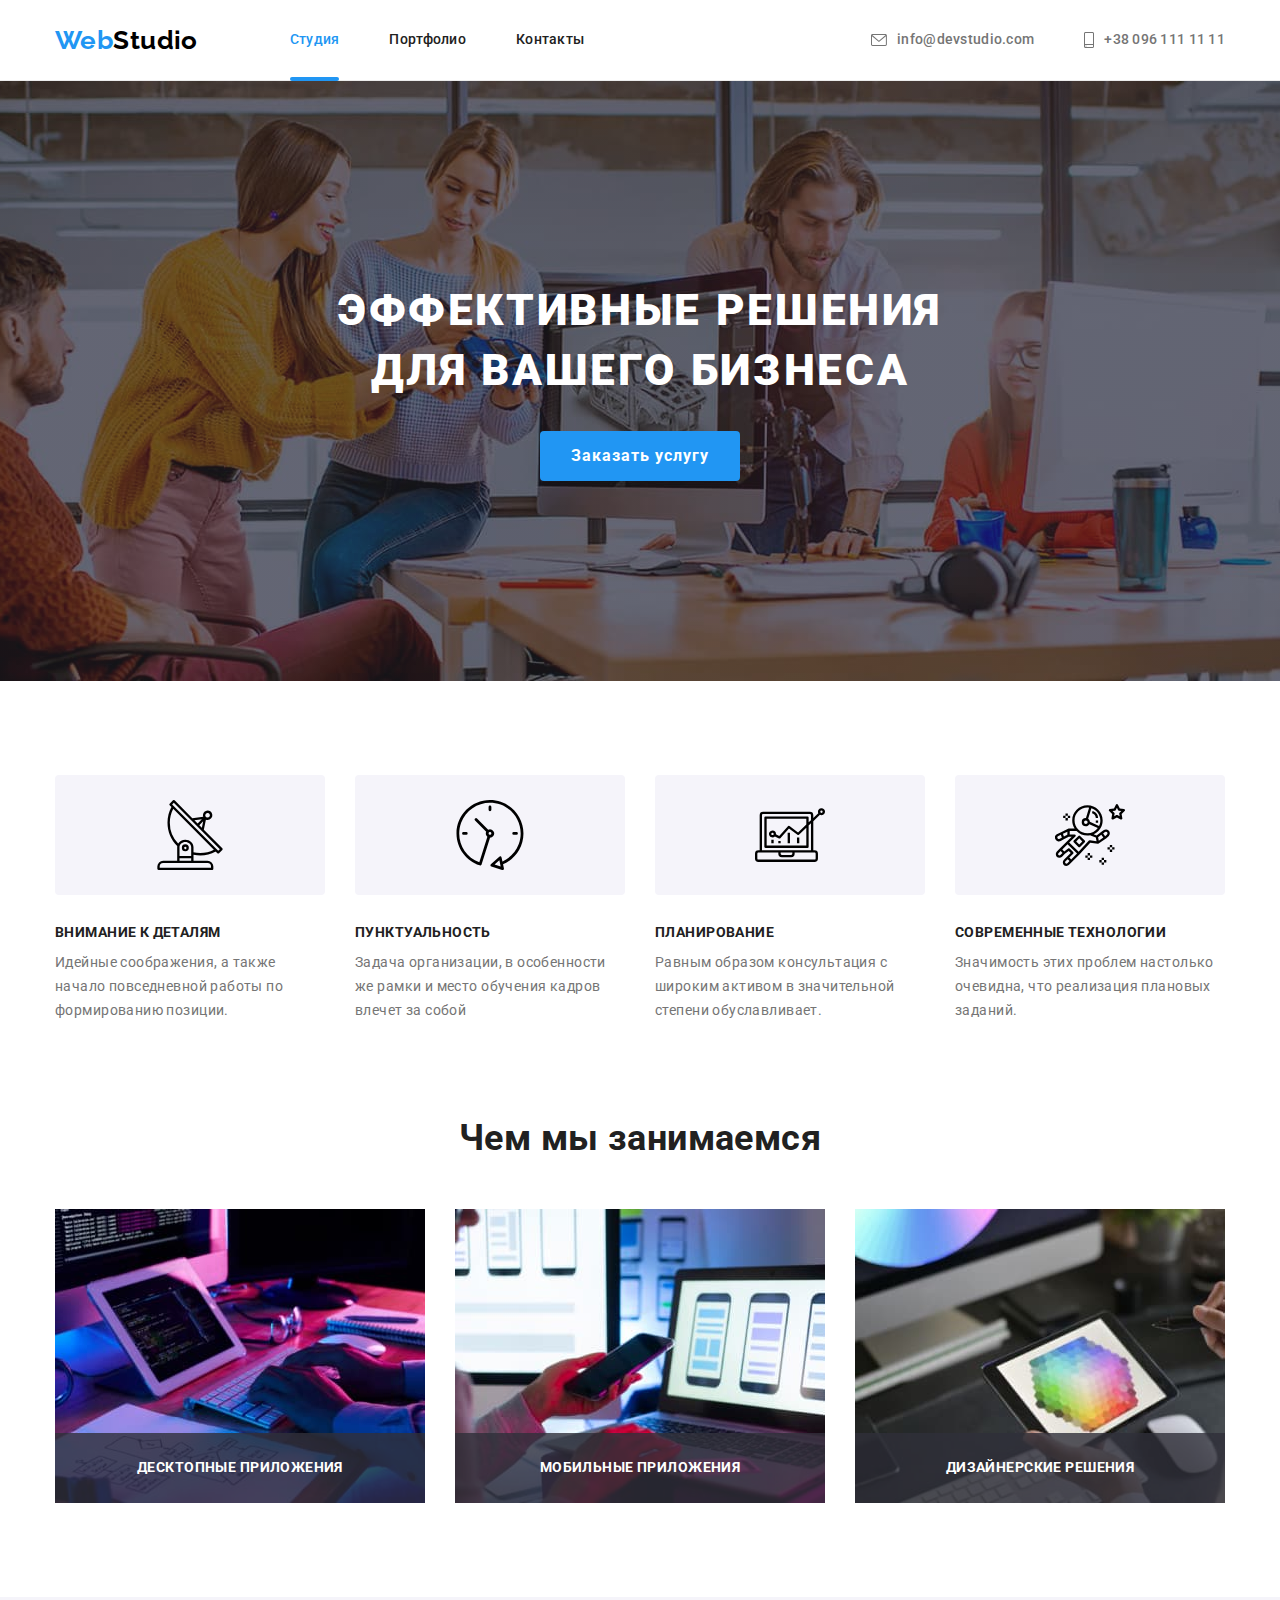
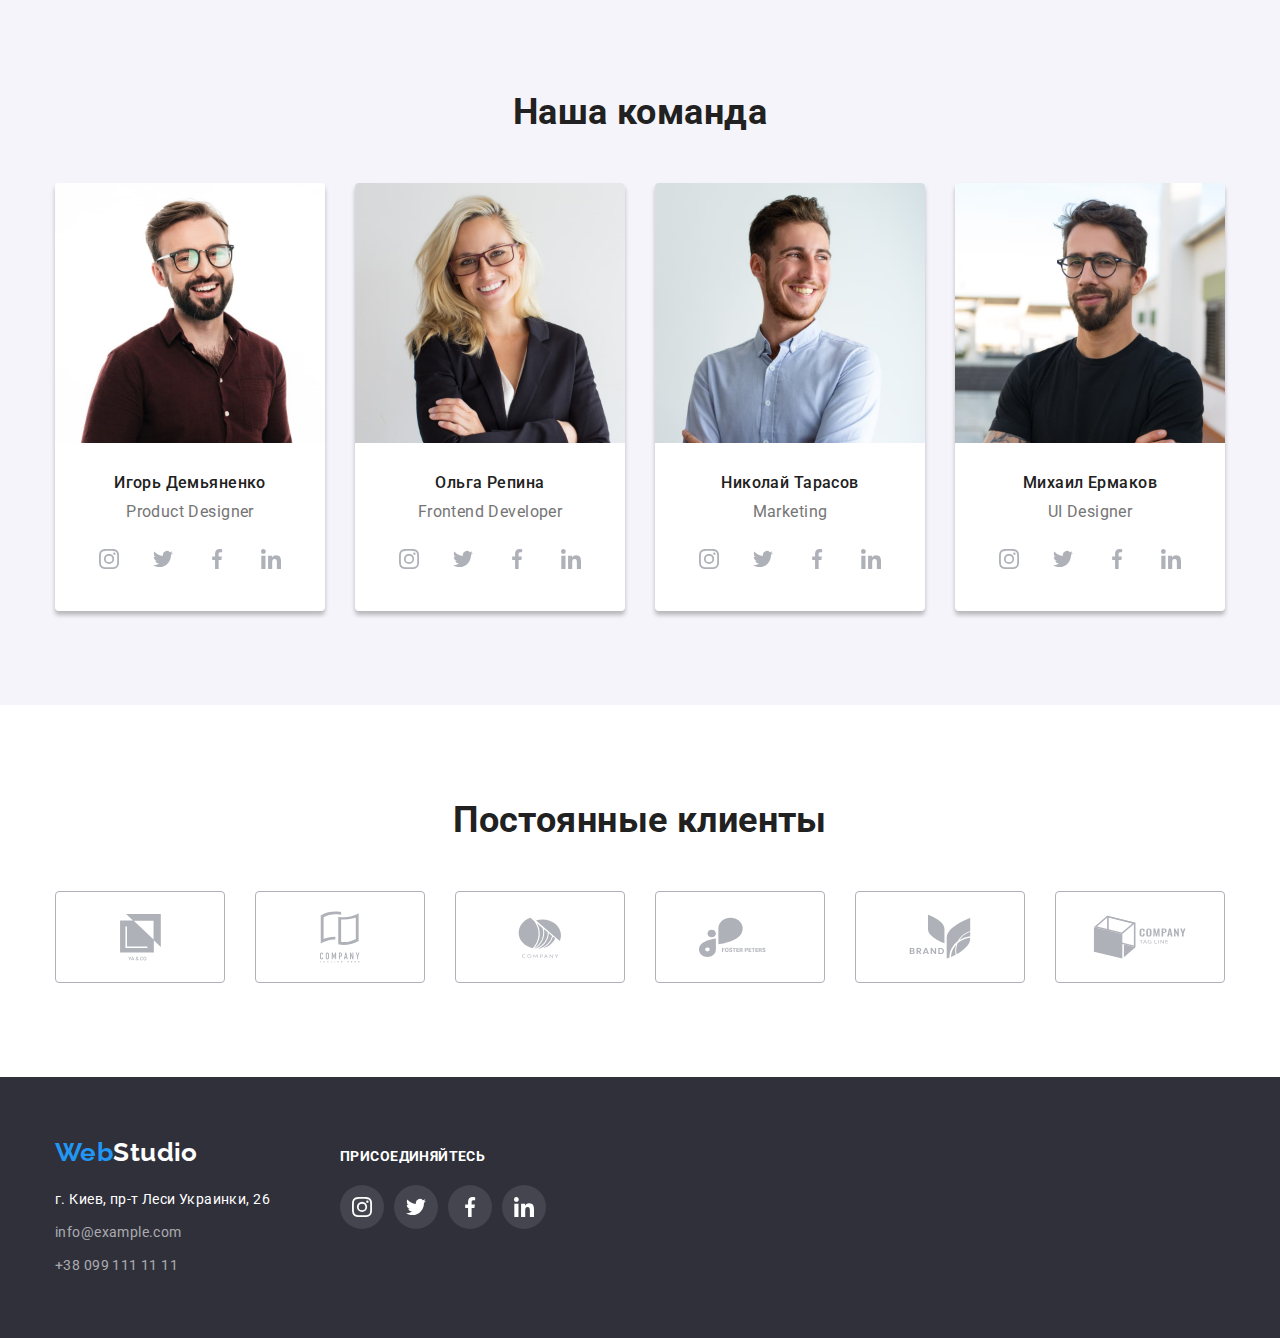
<file: index.html>
<!DOCTYPE html>
<html lang="ru">
<head>
    <meta charset="UTF-8">
    <meta name="viewport" content="width=device-width, initial-scale=1.0">
    <title>WebStudio</title>
    <link rel="preconnect" href="https://fonts.googleapis.com">
    <link rel="preconnect" href="https://fonts.gstatic.com" crossorigin>
    <link href="https://fonts.googleapis.com/css2?family=Raleway:wght@700&family=Roboto:wght@400;500;700;900&display=swap" rel="stylesheet">
    <link rel="stylesheet" href="https://cdnjs.cloudflare.com/ajax/libs/modern-normalize/1.1.0/modern-normalize.min.css">
    <link rel="stylesheet" href="./css/styles.css">
</head>
<body>
    <!-- Header -->
    <header class="header">
        <div class="conteiner main-nav">
            <nav class="navigation">
                <a class="header-logo link" href="./index.html"><span class="logo">Web</span>Studio</a>
                <ul class="navigation-list list">
                    <li class="navigation-list-item">
                        <a class="navigation-list-link link current" href="./index.html">Студия</a>
                    </li>
                    <li class="navigation-list-item">
                        <a class="navigation-list-link link" href="./portfolio.html">Портфолио</a>
                    </li>
                    <li class="navigation-list-item">
                        <a class="navigation-list-link link" href="">Контакты</a>
                    </li>
                </ul>
            </nav>
            <ul class="header-list list">
                <li class="header-list-item">
                    <a class="header-list-link link" href="mailto:info@devstudio.com">
                            <svg class="header-list-svg" width="16" height="12">
                                <use href="./images/icons.svg#envelope"></use>
                            </svg>
                        info@devstudio.com
                    </a>
                </li>
                <li class="header-list-item">
                    <a class="header-list-link link" href="tel:+380961111111">
                            <svg class="header-list-svg" width="10" height="16">
                                <use href="./images/icons.svg#smartphone"></use>
                            </svg>
                            +38 096 111 11 11
                    </a>
                </li>
            </ul>
        </div>
    </header>
    <main>
            <!-- Hero -->
        <section class="hero">
            <div class="conteiner">
                <h1 class="hero-title">Эффективные решения для вашего бизнеса</h1>
                <button class="hero-btn" type="button" data-modal-open>Заказать услугу</button>
            </div>
        </section>
        <!-- About us -->
        <section class="about-us section">
            <div class="conteiner">
                <h2 class="visually-hidden">Наши преимущества</h2>
                <ul class="about-us-list list">
                    <li class="about-us-item">
                        <div class="about-us-icon">
                            <svg class="about-us-svg" width="70" height="70">
                                <use href="./images/icons.svg#antenna"></use>
                            </svg>
                        </div>
                        <h3 class="about-us-title">Внимание к деталям</h3>
                        <p class="about-us-text">Идейные соображения, а также начало повседневной работы по формированию позиции.</p>
                    </li>
                    <li class="about-us-item">
                        <div class="about-us-icon">
                            <svg class="about-us-svg" width="70" height="70">
                                <use href="./images/icons.svg#clock"></use>
                            </svg>
                        </div>
                        <h3 class="about-us-title">Пунктуальность</h3>
                        <p class="about-us-text">Задача организации, в особенности же рамки и место обучения кадров влечет за собой</p>
                    </li>
                    <li class="about-us-item">
                        <div class="about-us-icon">
                            <svg class="about-us-svg" width="70" height="70">
                                <use href="./images/icons.svg#diagram"></use>
                            </svg>
                        </div>
                        <h3 class="about-us-title">Планирование</h3>
                        <p class="about-us-text">Равным образом консультация с широким активом в значительной степени обуславливает.</p>
                    </li>
                    <li class="about-us-item">
                        <div class="about-us-icon">
                            <svg class="about-us-svg" width="70" height="70">
                                <use href="./images/icons.svg#astronaut"></use>
                            </svg>
                        </div>
                        <h3 class="about-us-title">Современные технологии</h3>
                        <p class="about-us-text">Значимость этих проблем настолько очевидна, что реализация плановых заданий.</p>
                    </li>
                </ul>
            </div>
        </section>
        <!-- Our work -->
        <section class="our-work">
            <div class="conteiner">
                <h2 class="our-work-title">Чем мы занимаемся</h2>
                <ul class="our-work-list list">
                    <li class="our-work-item">
                        <div class="our-work-content">
                            <p class="our-work-text">Десктопные приложения</p>
                        </div>
                        <img class="our-work-img" src="./images/box1.jpg" alt="Ноутбук" width="370" height="294">
                    </li>
                    <li class="our-work-item">
                        <div class="our-work-content">
                            <p class="our-work-text">Мобильные приложения</p>
                        </div>
                        <img class="our-work-img" src="./images/box2.jpg" alt="Телефон" width="370" height="294">
                    </li>
                    <li class="our-work-item">
                        <div class="our-work-content">
                            <p class="our-work-text">Дизайнерские решения</p>
                        </div>
                        <img class="our-work-img" src="./images/box3.jpg" alt="Планшет" width="370" height="294">
                    </li>
                </ul>
            </div>
        </section>
        <!-- Our team -->
        <section class="our-team section">
            <div class="conteiner">
                <h2 class="our-team-title">Наша команда</h2>
                <ul class="our-team-list list">
                    <li class="our-team-item">
                        <img class="our-team-img" src="./images/img1.jpg" alt="Product Designer" width="270" height="260">
                        <div class="our-team-info">
                            <h3 class="our-team-name">Игорь Демьяненко</h3>
                            <p class="our-team-text" lang="en">Product Designer</p>
                            <ul class="our-team-social-icon-list list">
                                <li class="our-team-social-icon-item">
                                    <a href="" class="our-team-social-icon-link">
                                        <svg class="social-icon" width="20" height="20">
                                            <use href="./images/icons.svg#instagram"></use>
                                        </svg>
                                    </a>
                                </li>
                                <li class="our-team-social-icon-item">
                                    <a href="" class="our-team-social-icon-link">
                                        <svg class="social-icon" width="20" height="20">
                                            <use href="./images/icons.svg#twitter"></use>
                                        </svg>
                                    </a>
                                </li>
                                <li class="our-team-social-icon-item">
                                    <a href="" class="our-team-social-icon-link">
                                        <svg class="social-icon" width="20" height="20">
                                            <use href="./images/icons.svg#facebook"></use>
                                        </svg>
                                    </a>
                                </li>
                                <li class="our-team-social-icon-item">
                                    <a href="" class="our-team-social-icon-link">
                                        <svg class="social-icon" width="20" height="20">
                                            <use href="./images/icons.svg#linkedin"></use>
                                        </svg>
                                    </a>
                                </li>
                            </ul>
                        </div>
                    </li>
                    <li class="our-team-item">
                        <img class="our-team-img" src="./images/img2.jpg" alt="Frontend Developer" width="270" height="260">
                        <div class="our-team-info">
                            <h3 class="our-team-name">Ольга Репина</h3>
                            <p class="our-team-text" lang="en">Frontend Developer</p>
                            <ul class="our-team-social-icon-list list">
                                <li class="our-team-social-icon-item">
                                    <a href="" class="our-team-social-icon-link">
                                        <svg class="social-icon" width="20" height="20">
                                            <use href="./images/icons.svg#instagram"></use>
                                        </svg>
                                    </a>
                                </li>
                                <li class="our-team-social-icon-item">
                                    <a href="" class="our-team-social-icon-link">
                                        <svg class="social-icon" width="20" height="20">
                                            <use href="./images/icons.svg#twitter"></use>
                                        </svg>
                                    </a>
                                </li>
                                <li class="our-team-social-icon-item">
                                    <a href="" class="our-team-social-icon-link">
                                        <svg class="social-icon" width="20" height="20">
                                            <use href="./images/icons.svg#facebook"></use>
                                        </svg>
                                    </a>
                                </li>
                                <li class="our-team-social-icon-item">
                                    <a href="" class="our-team-social-icon-link">
                                        <svg class="social-icon" width="20" height="20">
                                            <use href="./images/icons.svg#linkedin"></use>
                                        </svg>
                                    </a>
                                </li>
                            </ul>
                        </div>
                    </li>
                    <li class="our-team-item">
                        <img class="our-team-img" src="./images/img3.jpg" alt="Marketing" width="270" height="260">
                        <div class="our-team-info">
                            <h3 class="our-team-name">Николай Тарасов</h3>
                            <p class="our-team-text" lang="en">Marketing</p>
                            <ul class="our-team-social-icon-list list">
                                <li class="our-team-social-icon-item">
                                    <a href="" class="our-team-social-icon-link">
                                        <svg class="social-icon" width="20" height="20">
                                            <use href="./images/icons.svg#instagram"></use>
                                        </svg>
                                    </a>
                                </li>
                                <li class="our-team-social-icon-item">
                                    <a href="" class="our-team-social-icon-link">
                                        <svg class="social-icon" width="20" height="20">
                                            <use href="./images/icons.svg#twitter"></use>
                                        </svg>
                                    </a>
                                </li>
                                <li class="our-team-social-icon-item">
                                    <a href="" class="our-team-social-icon-link">
                                        <svg class="social-icon" width="20" height="20">
                                            <use href="./images/icons.svg#facebook"></use>
                                        </svg>
                                    </a>
                                </li>
                                <li class="our-team-social-icon-item">
                                    <a href="" class="our-team-social-icon-link">
                                        <svg class="social-icon" width="20" height="20">
                                            <use href="./images/icons.svg#linkedin"></use>
                                        </svg>
                                    </a>
                                </li>
                            </ul>
                        </div>
                    </li>
                    <li class="our-team-item">
                        <img class="our-team-img" src="./images/img4.jpg" alt="UI Designer" width="270" height="260">
                        <div class="our-team-info">
                            <h3 class="our-team-name">Михаил Ермаков</h3>
                            <p class="our-team-text" lang="en">UI Designer</p>
                            <ul class="our-team-social-icon-list list">
                                <li class="our-team-social-icon-item">
                                    <a href="" class="our-team-social-icon-link">
                                        <svg class="social-icon" width="20" height="20">
                                            <use href="./images/icons.svg#instagram"></use>
                                        </svg>
                                    </a>
                                </li>
                                <li class="our-team-social-icon-item">
                                    <a href="" class="our-team-social-icon-link">
                                        <svg class="social-icon" width="20" height="20">
                                            <use href="./images/icons.svg#twitter"></use>
                                        </svg>
                                    </a>
                                </li>
                                <li class="our-team-social-icon-item">
                                    <a href="" class="our-team-social-icon-link">
                                        <svg class="social-icon" width="20" height="20">
                                            <use href="./images/icons.svg#facebook"></use>
                                        </svg>
                                    </a>
                                </li>
                                <li class="our-team-social-icon-item">
                                    <a href="" class="our-team-social-icon-link">
                                        <svg class="social-icon" width="20" height="20">
                                            <use href="./images/icons.svg#linkedin"></use>
                                        </svg>
                                    </a>
                                </li>
                            </ul>
                        </div>
                    </li>
                </ul>
            </div>
        </section>
        <section class="client section">
            <div class="conteiner">
            <h2 class="client-title">Постоянные клиенты</h2>
            <ul class="client-list list">
                <li class="client-item">
                    <a href="" class="client-link">
                        <svg class="client-svg" width="41" height="46.7">
                            <use href="./images/icons.svg#client-one"></use>
                        </svg>
                    </a>
                </li>
                <li class="client-item">
                    <a href="" class="client-link">
                        <svg class="client-svg" width="40" height="52">
                            <use href="./images/icons.svg#client-two"></use>
                        </svg>
                    </a>
                </li>
                <li class="client-item">
                    <a href="" class="client-link">
                        <svg class="client-svg" width="43.46" height="41.18">
                            <use href="./images/icons.svg#client-three"></use>
                        </svg>
                    </a>
                </li>
                <li class="client-item">
                    <a href="" class="client-link">
                        <svg class="client-svg" width="84.44" height="40.62">
                            <use href="./images/icons.svg#client-four"></use>
                        </svg>
                    </a>
                </li>
                <li class="client-item">
                    <a href="" class="client-link">
                        <svg class="client-svg" width="62.54" height="45.43">
                            <use href="./images/icons.svg#client-five"></use>
                        </svg>
                    </a>
                </li>
                <li class="client-item">
                    <a href="" class="client-link">
                        <svg class="client-svg" width="93.79" height="43.93">
                            <use href="./images/icons.svg#client-six"></use>
                        </svg>
                    </a>
                </li>
            </ul>
            </div>

        </section>
    </main>
 
    <!-- Footer -->
    <footer class="footer">
        <div class="conteiner footer-conteiner">
            <div class="footer-info">
                <a class="footer-logo link" href="./index.html"><span class="logo">Web</span>Studio</a>
                <address class="footer-address">
                    <ul class="footer-address-list list">
                        <li class="footer-address-item">
                            <p class="footer-address-text">г. Киев, пр-т Леси Украинки, 26</p>
                        </li>
                        <li class="footer-address-item">
                            <a class="footer-address-link link" href="mailto:info@example.com">info@example.com</a>
                        </li>
                        <li class="footer-address-item">
                            <a class="footer-address-link link" href="tel:+380991111111">+38 099 111 11 11</a>
                        </li>
                    </ul>
                
                </address> 
            </div>
            <div class="footer-social-icon">
                <p class="footer-text">Присоединяйтесь</p>
                <ul class="footer-social-icon-list list">
                    <li class="footer-social-icon-item">
                        <a href="" class="footer-social-icon-link">
                            <svg class="social-icon" width="20" height="20">
                                <use href="./images/icons.svg#instagram"></use>
                            </svg>
                        </a>
                    </li>
                    <li class="footer-social-icon-item">
                        <a href="" class="footer-social-icon-link">
                            <svg class="social-icon" width="20" height="20">
                                <use href="./images/icons.svg#twitter"></use>
                            </svg>
                        </a>
                    </li>
                    <li class="footer-social-icon-item">
                        <a href="" class="footer-social-icon-link">
                            <svg class="social-icon" width="20" height="20">
                                <use href="./images/icons.svg#facebook"></use>
                            </svg>
                        </a>
                    </li>
                    <li class="footer-social-icon-item">
                        <a href="" class="footer-social-icon-link">
                            <svg class="social-icon" width="20" height="20">
                                <use href="./images/icons.svg#linkedin"></use>
                            </svg>
                        </a>
                    </li>
                </ul>


            </div>
        </div>
    </footer>
    <div class="backdrop is-hidden" data-modal>
        <div class="modal">
            <button type="button" class="close-btn" data-modal-close>
                <svg class="close-btn-svg" width="18" height="18">
                    <use href="./images/icons.svg#close"></use>
                </svg>

            </button>
        </div>
    </div>
    <script src="./js/modal.js"></script>
</body>
</html>
</file>
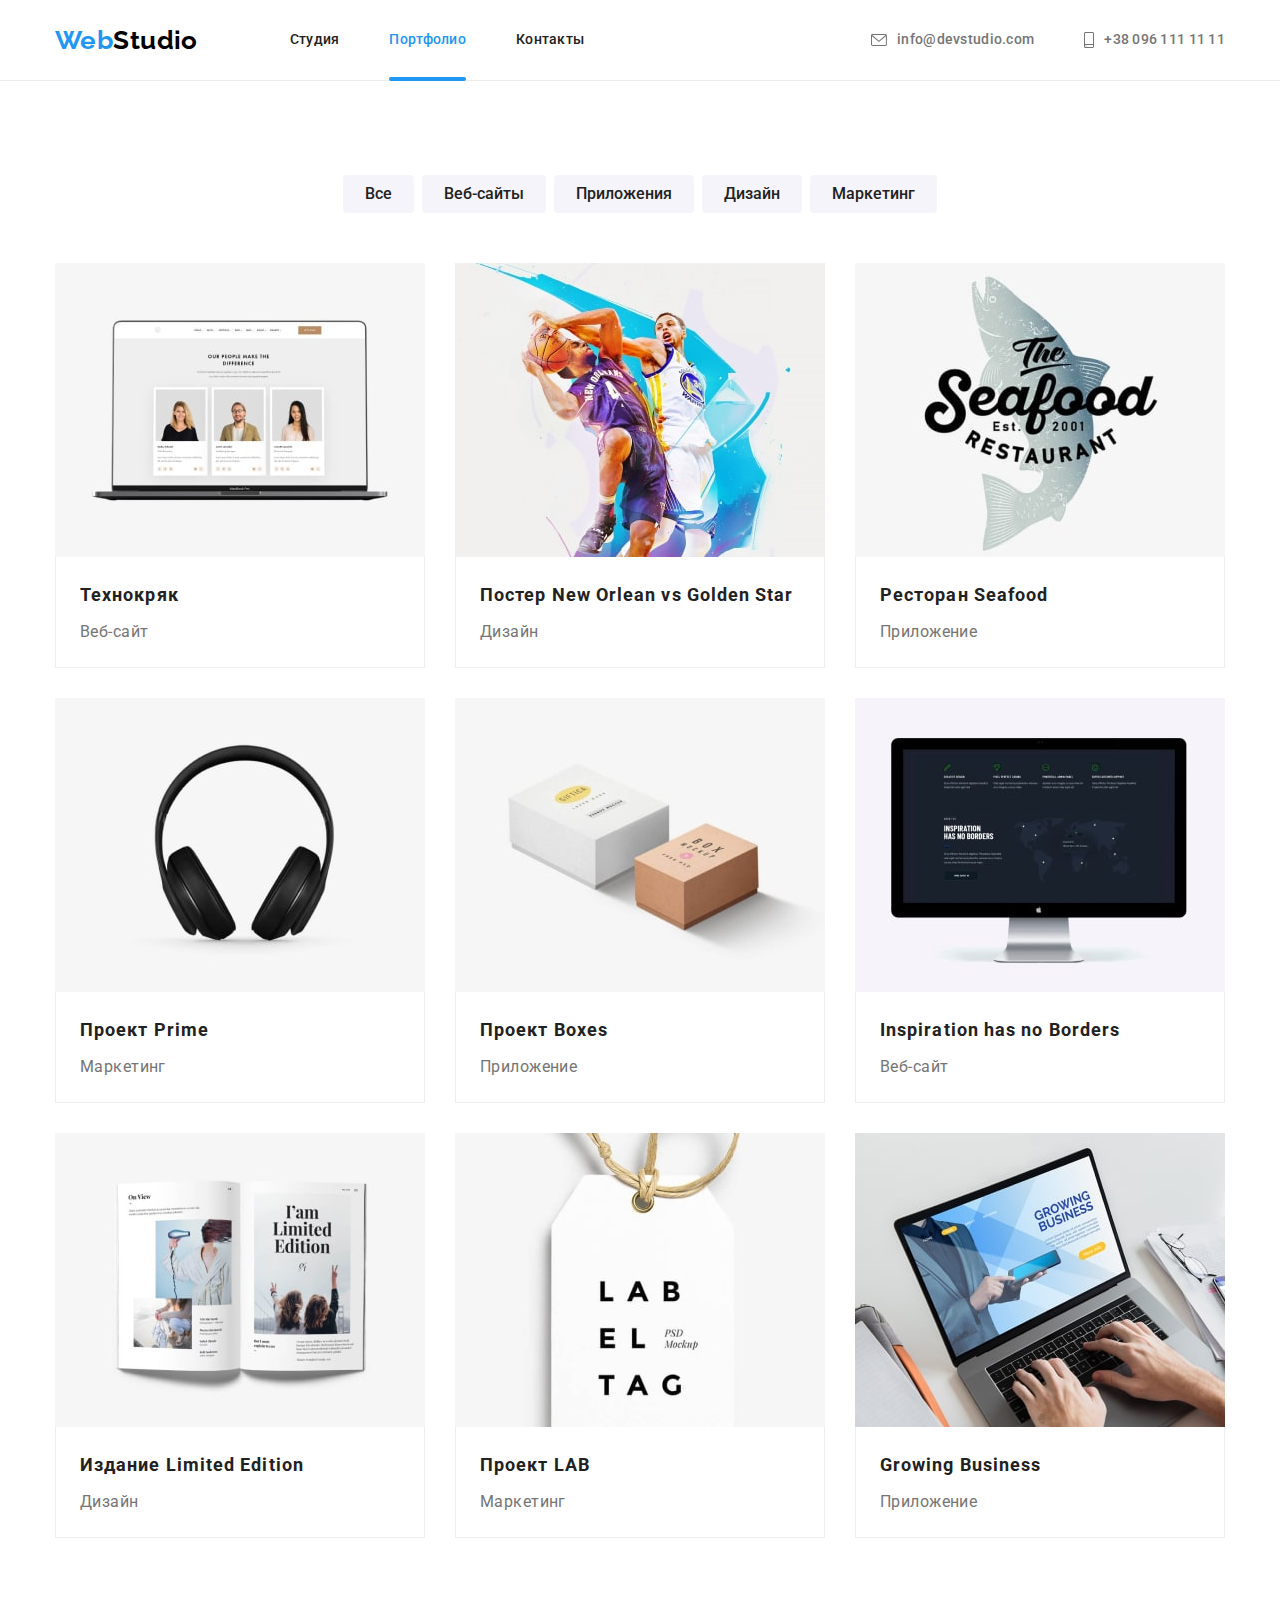
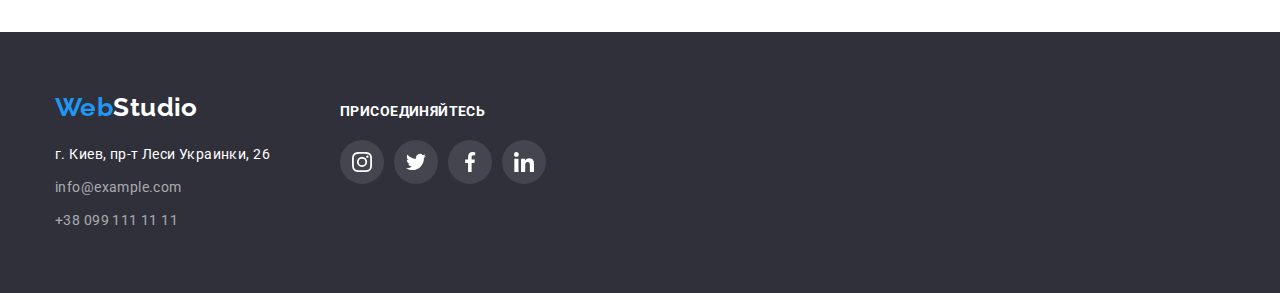
<file: portfolio.html>
<!DOCTYPE html>
<html lang="ru">
<head>
    <meta charset="UTF-8">
    <meta name="viewport" content="width=device-width, initial-scale=1.0">
    <title>WebStudio</title>
    <link rel="preconnect" href="https://fonts.googleapis.com">
    <link rel="preconnect" href="https://fonts.gstatic.com" crossorigin>
    <link href="https://fonts.googleapis.com/css2?family=Raleway:wght@700&family=Roboto:wght@400;500;700;900&display=swap" rel="stylesheet">
    <link rel="stylesheet" href="https://cdnjs.cloudflare.com/ajax/libs/modern-normalize/1.1.0/modern-normalize.min.css">
    <link rel="stylesheet" href="./css/styles.css">
</head>
<body>
     <!-- Header -->
     <header class="header">
        <div class="conteiner main-nav">
            <nav class="navigation">
                <a class="header-logo link" href="./index.html"><span class="logo">Web</span>Studio</a>
                <ul class="navigation-list list">
                    <li class="navigation-list-item">
                        <a class="navigation-list-link link" href="./index.html">Студия</a>
                    </li>
                    <li class="navigation-list-item">
                        <a class="navigation-list-link link current" href="./portfolio.html">Портфолио</a>
                    </li>
                    <li class="navigation-list-item">
                        <a class="navigation-list-link link" href="">Контакты</a>
                    </li>
                </ul>
            </nav>
            <ul class="header-list list">
                <li class="header-list-item">
                    <a class="header-list-link link" href="mailto:info@devstudio.com">
                            <svg class="header-list-svg" width="16" height="12">
                                <use href="./images/icons.svg#envelope"></use>
                            </svg>
                        info@devstudio.com
                    </a>
                </li>
                <li class="header-list-item">
                    <a class="header-list-link link" href="tel:+380961111111">
                            <svg class="header-list-svg" width="10" height="16">
                                <use href="./images/icons.svg#smartphone"></use>
                            </svg>
                            +38 096 111 11 11
                    </a>
                </li>
            </ul>
        </div>
    </header>
    <!-- Portfolio -->
    <main>
        <section class="portfolio section">
            <div class="conteiner">
                <h1 class="visually-hidden">Portfolio</h1>
                <ul class="portfolio-navigation-list list">
                    <li class="portfolio-navigation-item">
                        <button class="portfolio-btn" type="button">Все</button>
                    </li>
                    <li class="portfolio-navigation-item">
                        <button class="portfolio-btn" type="button">Веб-сайты</button>
                    </li>
                    <li class="portfolio-navigation-item">
                        <button class="portfolio-btn" type="button">Приложения</button>
                    </li>
                    <li class="portfolio-navigation-item">
                        <button class="portfolio-btn" type="button">Дизайн</button>
                    </li>
                    <li class="portfolio-navigation-item">
                        <button class="portfolio-btn" type="button">Маркетинг</button>
                    </li>
                </ul>
                <ul class="portfolio-list list">
                    <li class="portfolio-list-item">
                        <a class="portfolio-list-link link" href="">
                            <div class="portfolio-overlay">
                                <img class="portfolio-list-img" src="./images/portfolio1.jpg" alt="Компания 1" width="370" height="294">
                                <p class="portfolio-overlay-text">Ресурс предлагает комплексные предложения с разным уровнем функционала и сервисов. Все это позволит посетителю получить исчерпывающие сведения о компании или частном лице.</p>

                            </div>
                            
                            <div class="portfolio-list-info">
                                <h2 class="portfolio-list-title">Технокряк</h3>
                                <p class="portfolio-list-text">Веб-сайт</p>
                            </div>
                        </a>
                    </li>
                    <li class="portfolio-list-item">
                        <a class="portfolio-list-link link" href="">
                            <div class="portfolio-overlay">
                                <img class="portfolio-list-img" src="./images/portfolio2.jpg" alt="Компания 2" width="370" height="294">
                                <p class="portfolio-overlay-text">Ресурс предлагает комплексные предложения с разным уровнем функционала и сервисов. Все это позволит посетителю получить исчерпывающие сведения о компании или частном лице.</p>

                            </div>
                            
                            <div class="portfolio-list-info">
                                <h2 class="portfolio-list-title">Постер New Orlean vs Golden Star</h3>
                                <p class="portfolio-list-text">Дизайн</p>
                            </div>
                        </a>
                    </li>
                    <li class="portfolio-list-item">
                        <a class="portfolio-list-link link" href="">
                            <div class="portfolio-overlay">
                                <img class="portfolio-list-img" src="./images/portfolio3.jpg" alt="Компания 3" width="370" height="294">
                                <p class="portfolio-overlay-text">Ресурс предлагает комплексные предложения с разным уровнем функционала и сервисов. Все это позволит посетителю получить исчерпывающие сведения о компании или частном лице.</p>

                            </div>
                            <div class="portfolio-list-info">
                                <h2 class="portfolio-list-title">Ресторан Seafood</h3>
                                <p class="portfolio-list-text">Приложение</p>
                            </div>
                        </a>
                    </li>
                    <li class="portfolio-list-item">
                        <a class="portfolio-list-link link" href="">
                            <div class="portfolio-overlay">
                                <img class="portfolio-list-img" src="./images/portfolio4.jpg" alt="Компания 4" width="370" height="294">
                                <p class="portfolio-overlay-text">Ресурс предлагает комплексные предложения с разным уровнем функционала и сервисов. Все это позволит посетителю получить исчерпывающие сведения о компании или частном лице.</p>

                            </div>
                           
                            <div class="portfolio-list-info">
                                <h2 class="portfolio-list-title">Проект Prime</h3>
                                <p class="portfolio-list-text">Маркетинг</p>
                            </div>
                        </a>
                    </li>
                    <li class="portfolio-list-item">
                        <a class="portfolio-list-link link" href="">
                            <div class="portfolio-overlay">
                                <img class="portfolio-list-img" src="./images/portfolio5.jpg" alt="Компания 5" width="370" height="294">
                                <p class="portfolio-overlay-text">Ресурс предлагает комплексные предложения с разным уровнем функционала и сервисов. Все это позволит посетителю получить исчерпывающие сведения о компании или частном лице.</p>

                            </div>
                            
                            <div class="portfolio-list-info">
                                <h2 class="portfolio-list-title">Проект Boxes</h3>
                                <p class="portfolio-list-text">Приложение</p>
                            </div>
                        </a>
                    </li>
                    <li class="portfolio-list-item">
                        <a class="portfolio-list-link link" href="">
                            <div class="portfolio-overlay">
                                <img class="portfolio-list-img" src="./images/portfolio6.jpg" alt="Компания 6" width="370" height="294">
                                <p class="portfolio-overlay-text">Ресурс предлагает комплексные предложения с разным уровнем функционала и сервисов. Все это позволит посетителю получить исчерпывающие сведения о компании или частном лице.</p>

                            </div>
                            
                            <div class="portfolio-list-info">
                                <h2 class="portfolio-list-title">Inspiration has no Borders</h3>
                                <p class="portfolio-list-text">Веб-сайт</p>
                            </div>
                        </a>
                    </li>
                    <li class="portfolio-list-item">
                        <a class="portfolio-list-link link" href="">
                            <div class="portfolio-overlay">
                                <img class="portfolio-list-img" src="./images/portfolio7.jpg" alt="Компания 7" width="370" height="294">
                                <p class="portfolio-overlay-text">Ресурс предлагает комплексные предложения с разным уровнем функционала и сервисов. Все это позволит посетителю получить исчерпывающие сведения о компании или частном лице.</p>

                            </div>
                            
                            <div class="portfolio-list-info">
                                <h2 class="portfolio-list-title">Издание Limited Edition</h3>
                                <p class="portfolio-list-text">Дизайн</p>
                            </div>
                        </a>
                    </li>
                    <li class="portfolio-list-item">
                        <a class="portfolio-list-link link" href="">
                            <div class="portfolio-overlay">
                                <img class="portfolio-list-img" src="./images/portfolio8.jpg" alt="Компания 8" width="370" height="294">
                                <p class="portfolio-overlay-text">Ресурс предлагает комплексные предложения с разным уровнем функционала и сервисов. Все это позволит посетителю получить исчерпывающие сведения о компании или частном лице.</p>

                            </div>
                            
                            <div class="portfolio-list-info">
                                <h2 class="portfolio-list-title">Проект LAB</h3>
                                <p class="portfolio-list-text">Маркетинг</p>
                            </div>
                        </a>
                    </li>
                    <li class="portfolio-list-item">
                        <a class="portfolio-list-link link" href="">
                            <div class="portfolio-overlay">
                                <img class="portfolio-list-img" src="./images/portfolio9.jpg" alt="Компания 9" width="370" height="294">
                                <p class="portfolio-overlay-text">Ресурс предлагает комплексные предложения с разным уровнем функционала и сервисов. Все это позволит посетителю получить исчерпывающие сведения о компании или частном лице.</p>

                            </div>
                            
                            <div class="portfolio-list-info">
                                <h2 class="portfolio-list-title">Growing Business</h3>
                                <p class="portfolio-list-text">Приложение</p>
                            </div>
                        </a>
                    </li>
                </ul>
            </div>

        </section>
    </main>
    <!-- footer -->
    <footer class="footer">
        <div class="conteiner footer-conteiner">
            <div class="footer-info">
                <a class="footer-logo link" href="./index.html"><span class="logo">Web</span>Studio</a>
                <address class="footer-address">
                    <ul class="footer-address-list list">
                        <li class="footer-address-item">
                            <p class="footer-address-text">г. Киев, пр-т Леси Украинки, 26</p>
                        </li>
                        <li class="footer-address-item">
                            <a class="footer-address-link link" href="mailto:info@example.com">info@example.com</a>
                        </li>
                        <li class="footer-address-item">
                            <a class="footer-address-link link" href="tel:+380991111111">+38 099 111 11 11</a>
                        </li>
                    </ul>
                
                </address> 
            </div>
            <div class="footer-social-icon">
                <p class="footer-text">Присоединяйтесь</p>
                <ul class="footer-social-icon-list list">
                    <li class="footer-social-icon-item">
                        <a href="" class="footer-social-icon-link">
                            <svg class="social-icon" width="20" height="20">
                                <use href="./images/icons.svg#instagram"></use>
                            </svg>
                        </a>
                    </li>
                    <li class="footer-social-icon-item">
                        <a href="" class="footer-social-icon-link">
                            <svg class="social-icon" width="20" height="20">
                                <use href="./images/icons.svg#twitter"></use>
                            </svg>
                        </a>
                    </li>
                    <li class="footer-social-icon-item">
                        <a href="" class="footer-social-icon-link">
                            <svg class="social-icon" width="20" height="20">
                                <use href="./images/icons.svg#facebook"></use>
                            </svg>
                        </a>
                    </li>
                    <li class="footer-social-icon-item">
                        <a href="" class="footer-social-icon-link">
                            <svg class="social-icon" width="20" height="20">
                                <use href="./images/icons.svg#linkedin"></use>
                            </svg>
                        </a>
                    </li>
                </ul>


            </div>
        </div>
    </footer>
    
</body>
</html>
</file>
<file: css/styles.css>
:root {
    --accent-color: #2196F3;
    --main-color: #212121; 
    --second-color: #757575;
    --next-color: #FFFFFF;
    --primary-black-color: #000000;
    --bg-color:#2F303A;
    --second-bg-color: #F5F4FA;
    --address-link-color: rgba(255, 255, 255, 0.6);
    --border-color: #EEEEEE;
}
 
body {
    font-family: 'Roboto',  Tahoma, sans-serif;
    color: var( --main-color);
    background-color: var(--next-color);
    letter-spacing: 0.03em;
    font-size: 14px;
}
p, h1, h2, h3, h4, h5, h6 {
    margin: 0;
}
ul {
    padding-left: 0;
    margin: 0;
}
img{
    display: block;
    max-width: 100%;
    height: auto;
}
.link {
    text-decoration: none;
}
.list {
    list-style: none;
}
.visually-hidden {
    position: absolute;
    white-space: nowrap;
    width: 1px;
    height: 1px;
    overflow: hidden;
    border: 0;
    padding: 0;
    clip: rect(0 0 0 0);
    clip-path: inset(50%);
    margin: -1px;
  }
 
.conteiner{
    width: 1200px;
    padding-left: 15px;
    padding-right: 15px;
    margin: 0 auto;

}
.section{
    padding-top: 94px;
    padding-bottom: 94px;
}
.header{
    border-bottom: 1px solid #ECECEC;
}

.header-logo {
    margin-right: 92px;

    font-family: 'Raleway';
    font-weight: 700;
    font-size: 26px;
    line-height: 1.19;
    color: var(--primary-black-color);

}
.logo {
    color: var(--accent-color);
}
.main-nav{
    display: flex;
    align-items: center;
    justify-content: space-between;
}
.navigation{
    display: flex;
    align-items: center;
}
.navigation-list{
    display: flex;
}
.navigation-list-item:not(:last-child){
    margin-right: 50px;
}
.navigation-list-link {
    position: relative;
    display: block;
    padding-top: 32px;
    padding-bottom: 32px;
    

    font-weight: 500;
    line-height: 1.14;
    letter-spacing: 0.02em;
    color: var( --main-color);

    transition: color 250ms cubic-bezier(0.4, 0, 0.2, 1);
}
.current {
    color: var(--accent-color);
}
.current::after{
    content: "";
    display: block;
    position: absolute;
    bottom: -1px;
    height: 4px;
    width: 100%;
    border-radius: 2px;
    background-color: var(--accent-color);
}
.header-list{
    display: flex;
}
.header-list-item:not(:last-child){
    margin-right: 50px;
}

.header-list-link{
    display: flex;
    align-items: center;
    padding-top: 32px;
    padding-bottom: 32px;

    font-weight: 500;
    line-height: 1.14;
    letter-spacing: 0.02em;
    color: var( --second-color);
    fill: var(--second-color);
    
    transition: color 250ms cubic-bezier(0.4, 0, 0.2, 1),
                fill 250ms cubic-bezier(0.4, 0, 0.2, 1);

}
.navigation-list-link:hover,
.navigation-list-link:focus{
    color: var(--accent-color);
}
.header-list-svg{
    margin-right: 10px;
    
}

.header-list-link:hover,
.header-list-link:focus{
    color: var(--accent-color);
    fill: var(--accent-color);
    
}


.hero{
    padding-top: 200px;
    padding-bottom: 200px;
    text-align: center;

    height: 600px;
    max-width: 1600px;
    margin-left: auto;
    margin-right: auto;
    background-color: var(--bg-color);
    background-image: linear-gradient(rgba(47, 48, 58, 0.4), rgba(47, 48, 58, 0.4)), url(../images/hero.jpg);
    background-repeat: no-repeat;
    background-size: cover;
    background-position: center;
    
 }
.hero-title{
    width: 696px;
    margin: 0 auto;
    margin-bottom: 30px;
    font-weight: 900;
    font-size: 44px;
    line-height: 1.36;
    letter-spacing: 0.06em;
    text-transform: uppercase;
    color: var(--next-color);
}
.hero-btn{
    text-align: center;
    border: none;
    border-radius: 4px;
    
    background-color: var(--accent-color);
    font-family: 'Roboto';
    font-weight: 700;
    font-size: 16px;
    line-height: 1.88;
    letter-spacing: 0.06em;
    color: var(--next-color);
    cursor: pointer;
    
    min-width: 200px;
    height: 50px;

}
.about-us-list{
    display: flex;
}
.about-us-item{
    width: 270px;
}
.about-us-item:not(:last-child){
    margin-right: 30px;
}
.about-us-icon{
    display: flex;
    justify-content: center;
    align-items: center;
    height: 120px;
    background-color: #F5F4FA;
    border-radius: 4px;
    margin-bottom: 30px;
}
.about-us-title{
    margin-bottom: 10px;

    font-size: 14px;
    line-height: 1.14;
    text-transform: uppercase;
}
.about-us-text{
    line-height: 1.71;
    color: var(--second-color);
}
.our-work{
    padding-bottom: 94px;
}
.our-work-list{
    display: flex;
}
.our-work-item:not(:last-child){
margin-right: 30px;
}
.our-work-item{
    position: relative;
}
.our-work-content{
    display: flex;
    justify-content: center;
    align-items: center;
    position: absolute;
    bottom: 0;
    left: 0;
    width: 100%;
    height: 70px;
    background-color: rgba(47, 48, 58, 0.8);
    
}
.our-work-text{
    font-weight: 700;
    line-height: 1.14;
    text-transform: uppercase;

    color: #FFFFFF;

}
.our-work-title,
.our-team-title,
.client-title{
    margin-bottom: 50px;
    font-size: 36px;
    line-height: 1.17;
    text-align: center;
}
.our-team{
    background-color:#F5F4FA;
}
.our-team-list{
    display: flex;
}
.our-team-item{
    width: 270px;
    border-radius: 4px;
    overflow: hidden;
    background-color: #fff;
    box-shadow: 0px 4px 4px 0px rgba(0, 0, 0, 0.25);
}
.our-team-item:not(:last-child){
    margin-right: 30px;
}
.our-team-info{
    padding-top: 30px;
    padding-bottom: 30px;
    padding-right: 32px;
    padding-left: 32px;
    text-align: center;
}
.our-team-name{
    margin-bottom: 10px;
    font-weight: 500;
    font-size: 16px;
    line-height: 1.19;
}

.our-team-text{
    font-size: 16px;
    line-height: 1.19;
    color: var(--second-color);
}
.our-team-social-icon-list{
    display: flex;
    justify-content: space-between;
    margin-top: 16px;
}
.our-team-social-icon-link{
    display: flex;
    justify-content: center;
    align-items: center;
    width: 44px;
    height: 44px;
    border-radius: 50%;
    fill: #AFB1B8; 

    transition: background-color 250ms cubic-bezier(0.4, 0, 0.2, 1),
                fill 250ms cubic-bezier(0.4, 0, 0.2, 1);
}

.our-team-social-icon-link:hover,
.our-team-social-icon-link:focus{
    background-color: var(--accent-color);
    fill: var(--next-color);
}
.client-list{
    display: flex;
}
.client-link{
    display: flex;
    justify-content: center;
    align-items: center;
    width: 170px;
    height: 92px;
    border-radius: 4px;
    fill: #AFB1B8; 
    border: 1px solid #AFB1B8;

    transition: border 250ms cubic-bezier(0.4, 0, 0.2, 1),
                fill 250ms cubic-bezier(0.4, 0, 0.2, 1);
}
.client-link:hover,
.client-link:focus{
    border: 1px solid var(--accent-color);
    fill: var(--accent-color);
}
.client-item:not(:last-child){
    margin-right: 30px;
}
.footer{
    background-color: var(--bg-color);
    padding-top: 60px;
    padding-bottom: 60px;
    }
.footer-conteiner{
    display: flex;
    align-items: baseline;
    }
.footer-logo {
    font-family: 'Raleway';
    font-weight: 700;
    font-size: 26px;
    line-height: 1.19;
    color: var(--next-color);

}
.logo {
    color: var(--accent-color);
}

.footer-address{
    margin-top: 20px;
}
.footer-address-item:not(:last-child){
    margin-bottom: 9px;
}
.footer-address-text{
    font-style: normal;
    line-height: 1.71;
    color: var(--next-color);

}
.footer-address-link{
    font-style: normal;
    line-height: 1.71;
    color: var(--address-link-color);
}

.footer-text{
    font-weight: 700;
    line-height: 1.14;
    text-transform: uppercase;
    color: #FFFFFF;
    margin-bottom: 20px;

}
.footer-social-icon{
    margin-left: 70px;
}
.footer-social-icon-list{
    display: flex;
}
.footer-social-icon-item:not(:last-child){
    margin-right: 10px;
}
.footer-social-icon-link{
    display: flex;
    justify-content: center;
    align-items: center;
    width: 44px;
    height: 44px;
    border-radius: 50%;
    fill: var(--next-color);
    background-color: rgba(255, 255, 255, 0.1);

    transition: background-color 250ms cubic-bezier(0.4, 0, 0.2, 1);
}
.footer-social-icon-link:hover,
.footer-social-icon-link:focus{
    background-color: var(--accent-color);
}
.backdrop{
    position: fixed;
    width: 100%;
    height: 100%;
    top: 0;
    left: 0;
    background-color: rgba(0, 0, 0, 0.2);
    opacity: 1;
    transition: opacity 250ms cubic-bezier(0.4, 0, 0.2, 1);
    
    
}
.modal{
    width: 528px;
    height: 581px;
    background-color: #fff;
    border-radius: 4px;
    box-shadow: (0px 4px 4px rgba(0, 0, 0, 0.25));

    position: absolute;
    top: 50%;
    left: 50%;
    transform: translate(-50%, -50%) scale(1,1);
    transition: transform 250ms cubic-bezier(0.4, 0, 0.2, 1);
    
    
}
.close-btn{
    position: absolute;
    top: 8px;
    right: 8px;
    display: flex;
    justify-content: center;
    align-items: center;
    width: 30px;
    height: 30px;
    
    background-color: #fff;
    border-radius: 50%;
    border: 1px solid rgba(0, 0, 0, 0.1)
}
.is-hidden{
    opacity: 0;
    visibility: hidden;
    pointer-events: none;
}
.is-hidden .modal{
    transform: translate(-50%, -50%) scale(0.1,0.1);
}

.portfolio-navigation-list{
    display: flex;
    justify-content: center;
    margin-bottom: 50px;
}
.portfolio-navigation-item:not(:last-child){
    margin-right: 8px;
}
.portfolio-btn{
    cursor: pointer;
    border: none;
    border-radius: 4px;
    padding: 6px 22px;
    font-family: 'Roboto';
    font-weight: 500;
    font-size: 16px;
    line-height: 1.62;
    color: var(--main-color);
    background-color: var(--second-bg-color);
    transition: background-color 250ms cubic-bezier(0.4, 0, 0.2, 1),
                color 250ms cubic-bezier(0.4, 0, 0.2, 1),
                box-shadow 250ms cubic-bezier(0.4, 0, 0.2, 1);


}
.portfolio-btn:hover,
.portfolio-btn:focus{
    color: var(--next-color);
    background-color: var(--accent-color);
    box-shadow: 0px 4px 4px 0px rgba(0, 0, 0, 0.25);
}

.portfolio-list{
    display: flex;
    flex-wrap: wrap;

    margin-left: -30px;
    margin-top: -30px;
}
.portfolio-list-item{
    flex-basis: calc(100%/3-30px);
    margin-left: 30px;
    margin-top: 30px;

}
.portfolio-list-link{
    display: block;

    transition: overflow 250ms cubic-bezier(0.4, 0, 0.2, 1),
                border-radius 250ms cubic-bezier(0.4, 0, 0.2, 1),
                box-shadow 250ms cubic-bezier(0.4, 0, 0.2, 1);
}
.portfolio-list-link:hover,
.portfolio-list-link:focus{
    overflow: hidden;
    border-radius: 4px;
    box-shadow: 0px 4px 4px 0px rgba(0, 0, 0, 0.25);
}
.portfolio-overlay{
    position: relative;
    overflow: hidden;
    
}
.portfolio-overlay-text{
    position: absolute;
    left: 0;
    top: 0;
    width: 100%;
    height: 100%;
    padding: 63px 24px;
    background-color: rgba(33, 150, 243, 0.9);

    font-size: 18px;
    line-height: 1.56;
    letter-spacing: 0.03em;
    color: #FFFFFF;
    transform: translateY(101%);
    transition: transform 250ms cubic-bezier(0.4, 0, 0.2, 1);
    
}
.portfolio-list-link:hover .portfolio-overlay-text{
    transform: translateY(0);
}

.portfolio-list-info{
    padding: 20px 24px;
    border-right: 1px solid var(--border-color);
    border-bottom: 1px solid var(--border-color);
    border-left: 1px solid var(--border-color);
    
}
.portfolio-list-title{
    margin-bottom: 4px;

    font-weight: 700;
    font-size: 18px;
    line-height: 2;
    letter-spacing: 0.06em;
    color: var(--main-color)

}
.portfolio-list-text{
    font-size: 16px;
    line-height: 1.88;
    color: var(--second-color);
}
</file>
